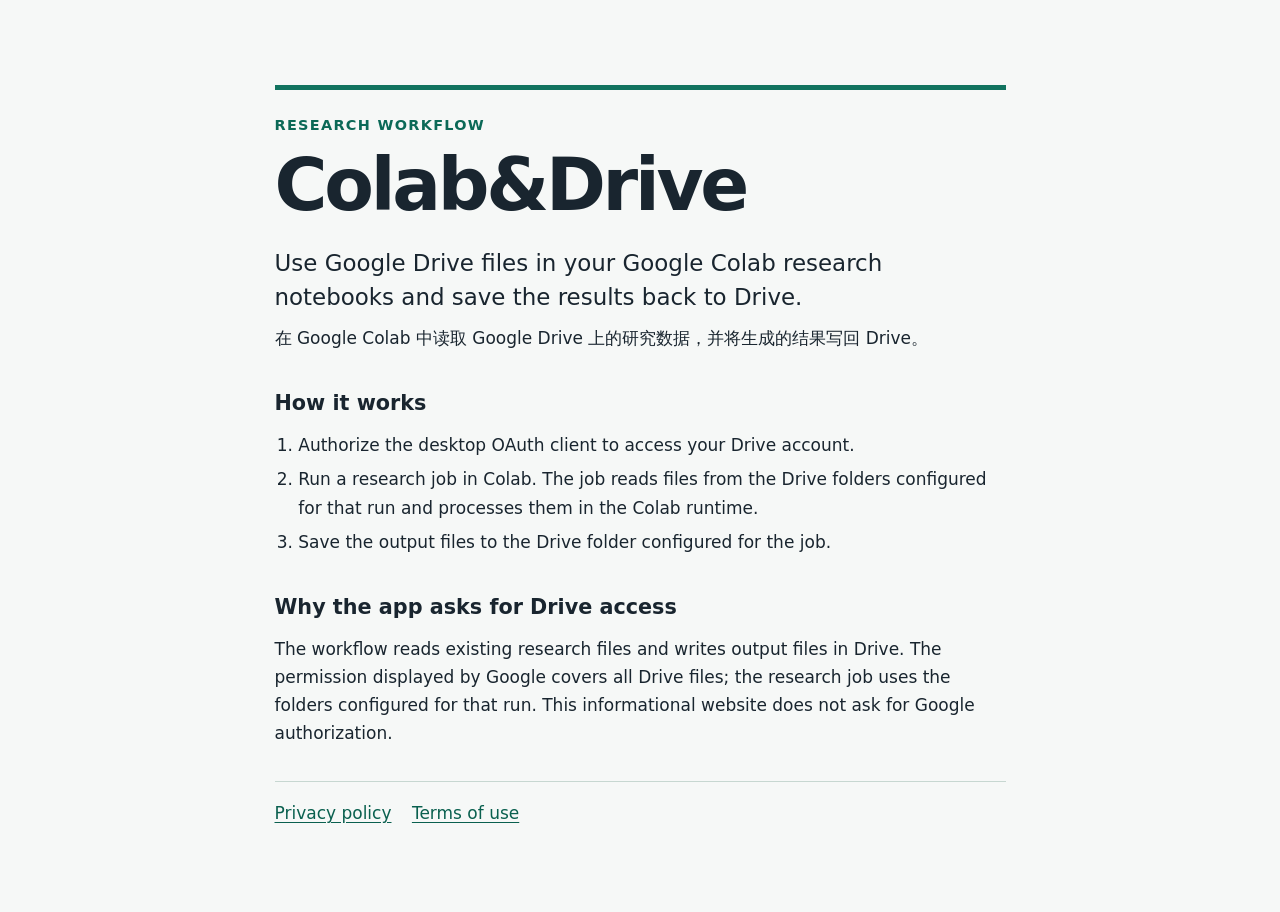
<file: index.html>
<!doctype html>
<html lang="en">
<head>
  <meta charset="utf-8">
  <meta name="viewport" content="width=device-width, initial-scale=1">
  <meta name="description" content="Colab&Drive reads research files from Google Drive, processes them in Google Colab, and saves results back to Drive.">
  <title>Colab&amp;Drive</title>
  <link rel="stylesheet" href="./style.css">
</head>
<body>
  <main>
    <header><span class="label">Research workflow</span><h1>Colab&amp;Drive</h1></header>
    <p class="intro">Use Google Drive files in your Google Colab research notebooks and save the results back to Drive.</p>
    <p lang="zh-CN">在 Google Colab 中读取 Google Drive 上的研究数据，并将生成的结果写回 Drive。</p>
    <h2>How it works</h2>
    <ol>
      <li>Authorize the desktop OAuth client to access your Drive account.</li>
      <li>Run a research job in Colab. The job reads files from the Drive folders configured for that run and processes them in the Colab runtime.</li>
      <li>Save the output files to the Drive folder configured for the job.</li>
    </ol>
    <h2>Why the app asks for Drive access</h2>
    <p>The workflow reads existing research files and writes output files in Drive. The permission displayed by Google covers all Drive files; the research job uses the folders configured for that run. This informational website does not ask for Google authorization.</p>
    <footer><a href="./privacy.html">Privacy policy</a><a href="./terms.html">Terms of use</a></footer>
  </main>
</body>
</html>
</file>
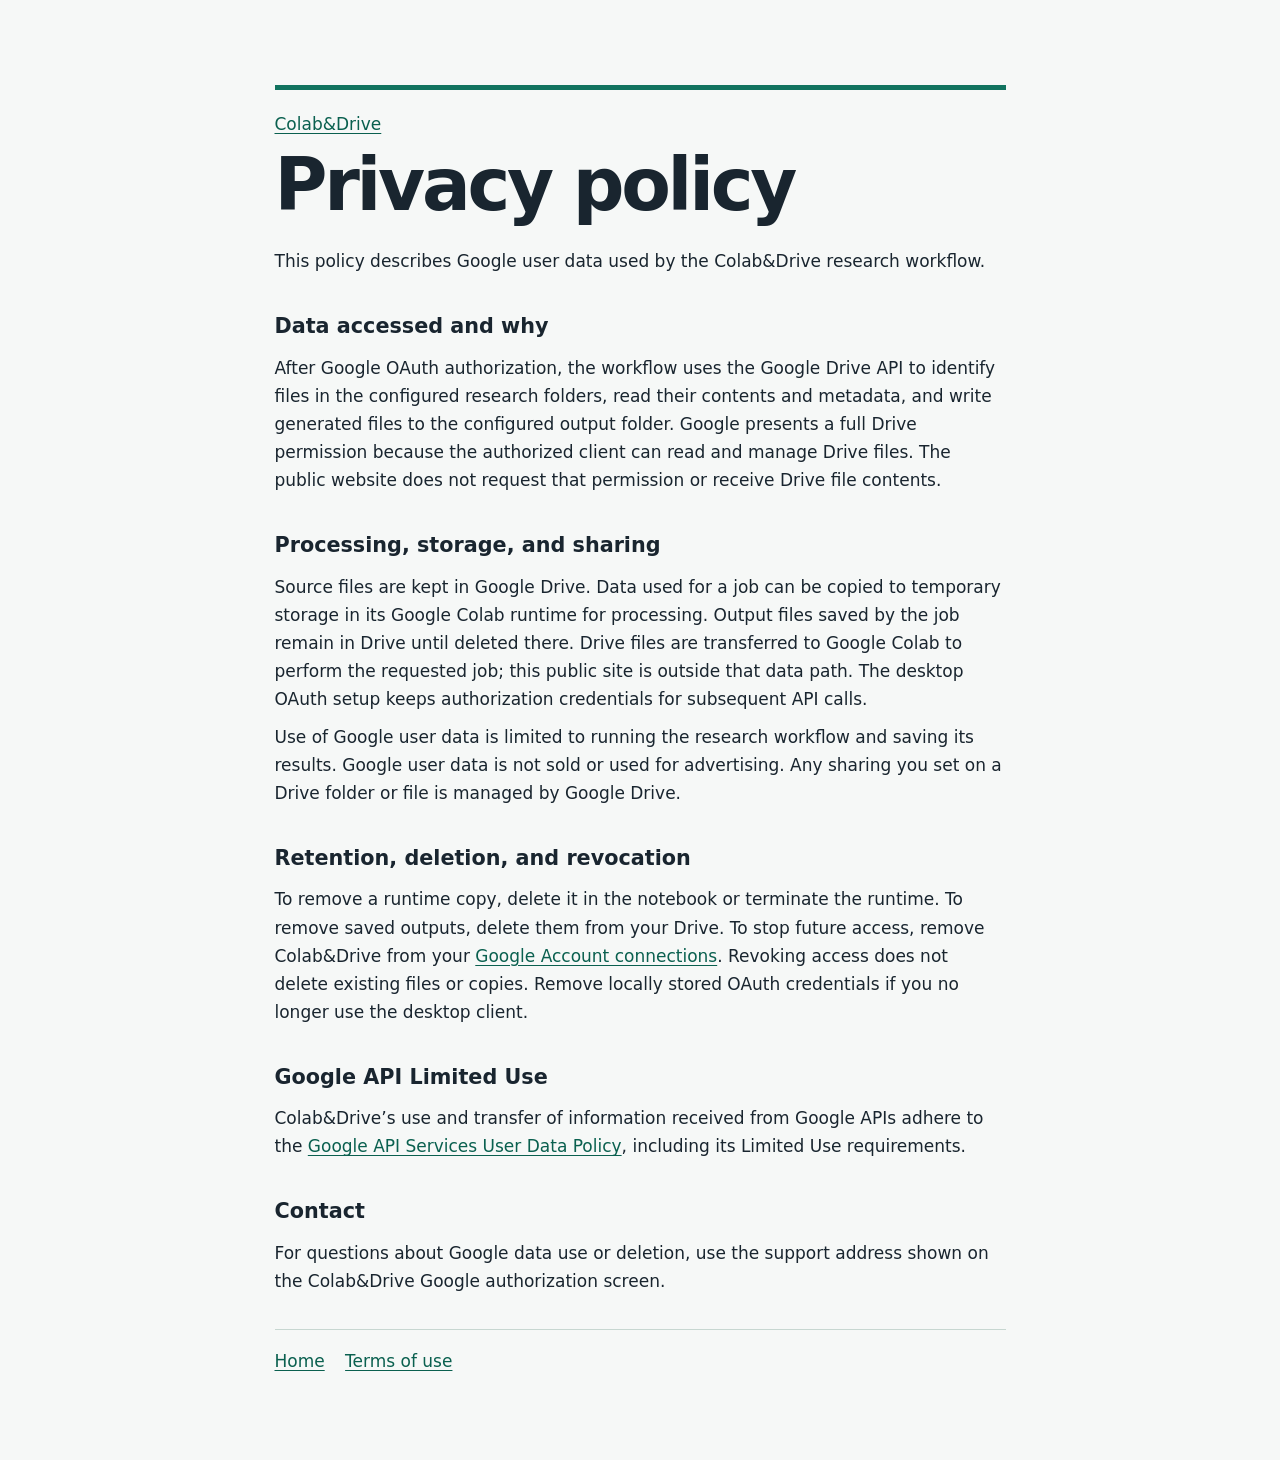
<file: privacy.html>
<!doctype html>
<html lang="en">
<head>
  <meta charset="utf-8">
  <meta name="viewport" content="width=device-width, initial-scale=1">
  <title>Privacy policy · Colab&amp;Drive</title>
  <link rel="stylesheet" href="./style.css">
</head>
<body>
  <main>
    <header><a href="./">Colab&amp;Drive</a><h1>Privacy policy</h1></header>
    <p>This policy describes Google user data used by the Colab&amp;Drive research workflow.</p>
    <h2>Data accessed and why</h2>
    <p>After Google OAuth authorization, the workflow uses the Google Drive API to identify files in the configured research folders, read their contents and metadata, and write generated files to the configured output folder. Google presents a full Drive permission because the authorized client can read and manage Drive files. The public website does not request that permission or receive Drive file contents.</p>
    <h2>Processing, storage, and sharing</h2>
    <p>Source files are kept in Google Drive. Data used for a job can be copied to temporary storage in its Google Colab runtime for processing. Output files saved by the job remain in Drive until deleted there. Drive files are transferred to Google Colab to perform the requested job; this public site is outside that data path. The desktop OAuth setup keeps authorization credentials for subsequent API calls.</p>
    <p>Use of Google user data is limited to running the research workflow and saving its results. Google user data is not sold or used for advertising. Any sharing you set on a Drive folder or file is managed by Google Drive.</p>
    <h2>Retention, deletion, and revocation</h2>
    <p>To remove a runtime copy, delete it in the notebook or terminate the runtime. To remove saved outputs, delete them from your Drive. To stop future access, remove Colab&amp;Drive from your <a href="https://myaccount.google.com/connections">Google Account connections</a>. Revoking access does not delete existing files or copies. Remove locally stored OAuth credentials if you no longer use the desktop client.</p>
    <h2>Google API Limited Use</h2>
    <p>Colab&amp;Drive’s use and transfer of information received from Google APIs adhere to the <a href="https://developers.google.com/terms/api-services-user-data-policy#limited-use">Google API Services User Data Policy</a>, including its Limited Use requirements.</p>
    <h2>Contact</h2>
    <p>For questions about Google data use or deletion, use the support address shown on the Colab&amp;Drive Google authorization screen.</p>
    <footer><a href="./">Home</a><a href="./terms.html">Terms of use</a></footer>
  </main>
</body>
</html>
</file>
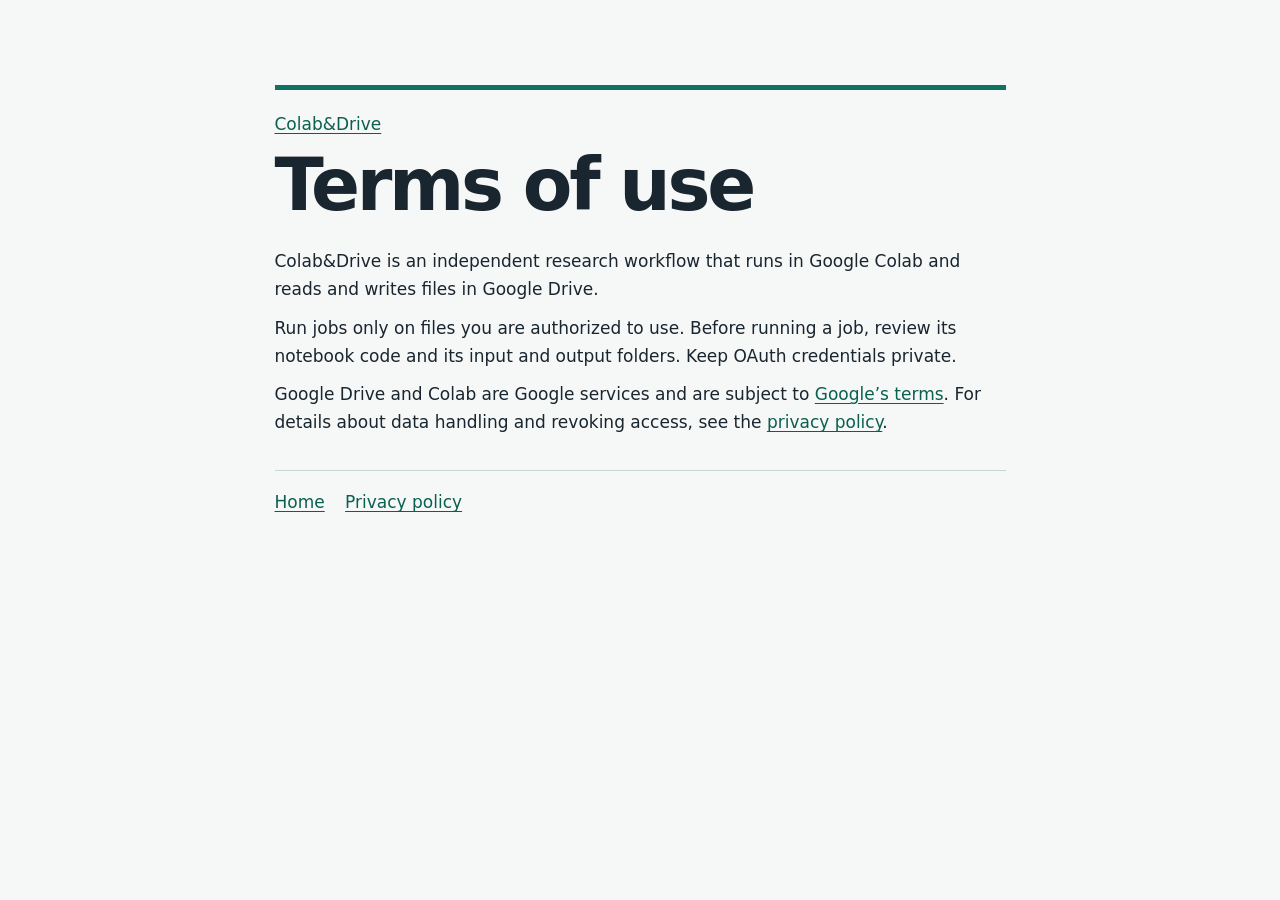
<file: terms.html>
<!doctype html>
<html lang="en">
<head>
  <meta charset="utf-8">
  <meta name="viewport" content="width=device-width, initial-scale=1">
  <title>Terms of use · Colab&amp;Drive</title>
  <link rel="stylesheet" href="./style.css">
</head>
<body>
  <main>
    <header><a href="./">Colab&amp;Drive</a><h1>Terms of use</h1></header>
    <p>Colab&amp;Drive is an independent research workflow that runs in Google Colab and reads and writes files in Google Drive.</p>
    <p>Run jobs only on files you are authorized to use. Before running a job, review its notebook code and its input and output folders. Keep OAuth credentials private.</p>
    <p>Google Drive and Colab are Google services and are subject to <a href="https://policies.google.com/terms">Google’s terms</a>. For details about data handling and revoking access, see the <a href="./privacy.html">privacy policy</a>.</p>
    <footer><a href="./">Home</a><a href="./privacy.html">Privacy policy</a></footer>
  </main>
</body>
</html>
</file>
<file: style.css>
:root{color-scheme:light;font:17px/1.65 system-ui,sans-serif;color:#19252f;background:#f6f8f7}
body{margin:0}main{max-width:43rem;margin:auto;padding:clamp(2rem,7vw,5rem) clamp(1.25rem,5vw,3rem)}
header{border-top:.35rem solid #11735f;padding-top:1.2rem}.label{color:#0b6957;font-size:.85rem;font-weight:700;letter-spacing:.09em;text-transform:uppercase}
h1{font-size:clamp(2.5rem,8vw,4.25rem);line-height:1.05;letter-spacing:-.045em;margin:.55rem 0 1.4rem}h2{font-size:1.22rem;margin:2rem 0 .45rem}
p,ol{margin:.6rem 0}.intro{font-size:1.35rem;line-height:1.45}ol{padding-inline-start:1.4rem}li+li{margin-top:.4rem}
a{color:#0a604f;text-underline-offset:.19em}a:focus-visible{outline:2px solid #0a604f;outline-offset:4px}footer{border-top:1px solid #c7d7d1;margin-top:2rem;padding-top:1rem;display:flex;gap:1.2rem;flex-wrap:wrap}
</file>
